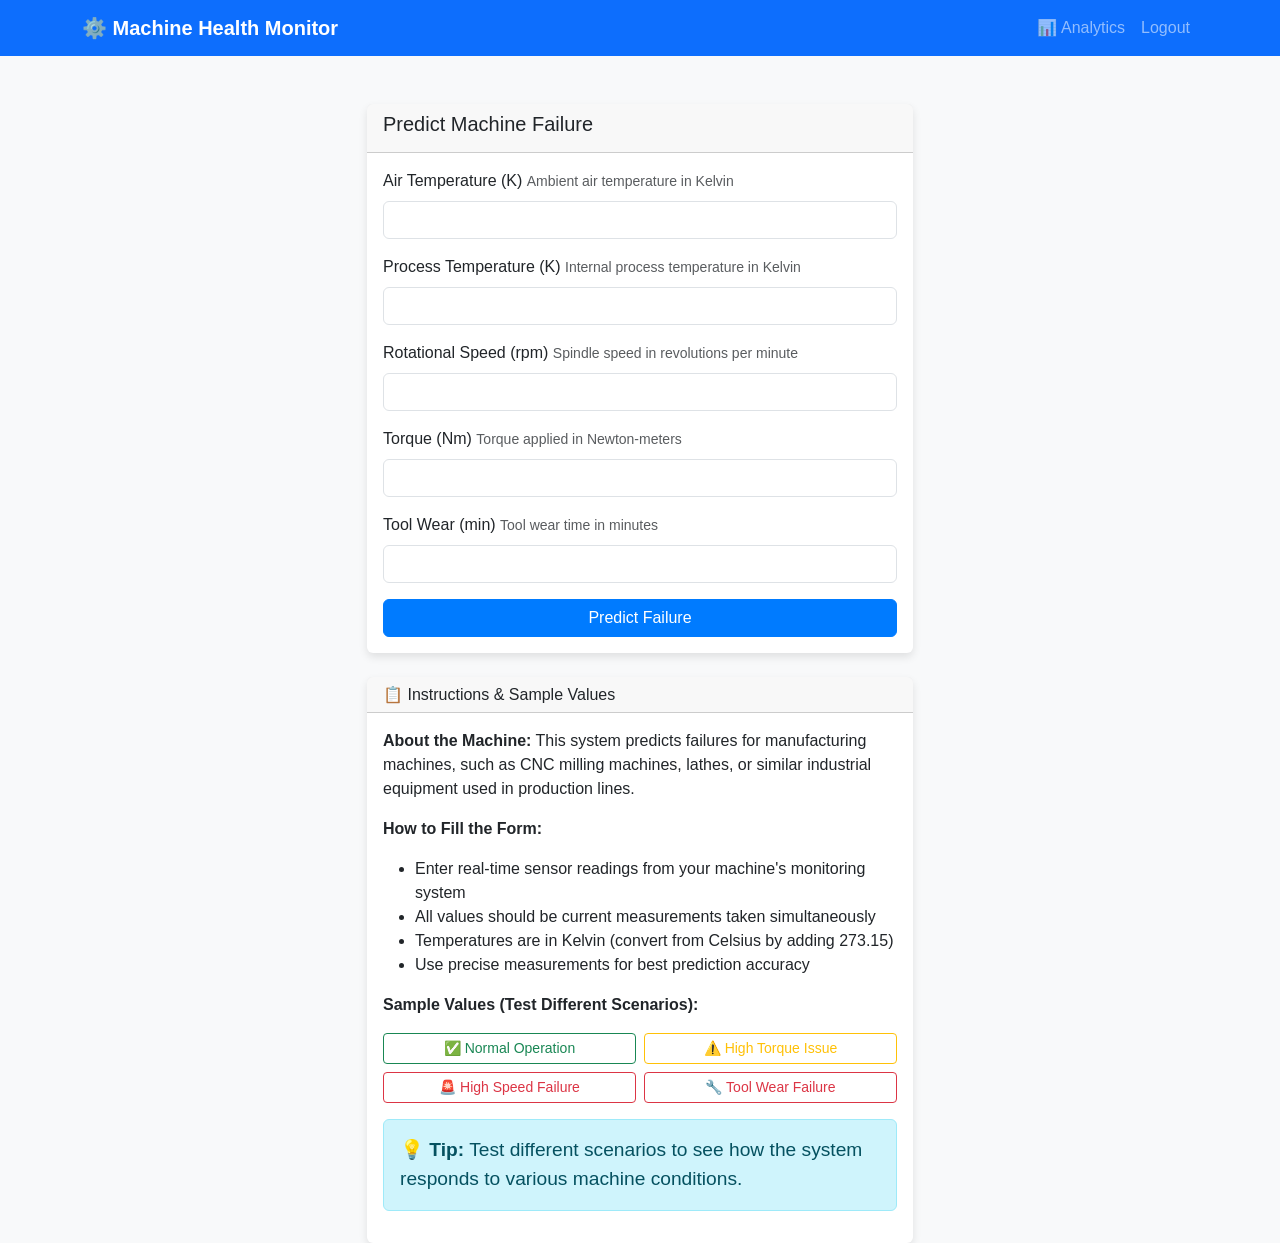
<file: templates/dashboard.html>
<!DOCTYPE html>
<html lang="en">
<head>
    <meta charset="UTF-8">
    <meta name="viewport" content="width=device-width, initial-scale=1.0">
    <title>Machine Failure Prediction - Dashboard</title>
    <link href="https://cdn.jsdelivr.net/npm/bootstrap@5.3.0/dist/css/bootstrap.min.css" rel="stylesheet">
    <link rel="stylesheet" href="/static/style.css">
</head>
<body class="bg-light">
    <nav class="navbar navbar-expand-lg navbar-dark bg-primary">
        <div class="container">
            <a class="navbar-brand" href="/dashboard">⚙️ Machine Health Monitor</a>
            <div class="navbar-nav ms-auto">
                <a class="nav-link" href="/analytics">📊 Analytics</a>
                <a class="nav-link" href="/logout">Logout</a>
            </div>
        </div>
    </nav>

    <div class="container mt-5">
        <div class="row justify-content-center">
            <div class="col-md-6">
                <div class="card">
                    <div class="card-header">
                        <h5 class="card-title">Predict Machine Failure</h5>
                    </div>
                    <div class="card-body">
                        <form action="/predict" method="post">
                            <div class="mb-3">
                                <label for="air_temp" class="form-label">Air Temperature (K) <small class="text-muted">Ambient air temperature in Kelvin</small></label>
                                <input type="number" step="0.1" class="form-control" id="air_temp" name="Air Temperature" required>
                            </div>
                            <div class="mb-3">
                                <label for="process_temp" class="form-label">Process Temperature (K) <small class="text-muted">Internal process temperature in Kelvin</small></label>
                                <input type="number" step="0.1" class="form-control" id="process_temp" name="Process Temperature" required>
                            </div>
                            <div class="mb-3">
                                <label for="rot_speed" class="form-label">Rotational Speed (rpm) <small class="text-muted">Spindle speed in revolutions per minute</small></label>
                                <input type="number" class="form-control" id="rot_speed" name="Rotational Speed" required>
                            </div>
                            <div class="mb-3">
                                <label for="torque" class="form-label">Torque (Nm) <small class="text-muted">Torque applied in Newton-meters</small></label>
                                <input type="number" step="0.1" class="form-control" id="torque" name="Torque" required>
                            </div>
                            <div class="mb-3">
                                <label for="tool_wear" class="form-label">Tool Wear (min) <small class="text-muted">Tool wear time in minutes</small></label>
                                <input type="number" class="form-control" id="tool_wear" name="Tool Wear" required>
                            </div>
                            <button type="submit" class="btn btn-primary w-100">Predict Failure</button>
                        </form>
                    </div>
                </div>

                <div class="card mt-4">
                    <div class="card-header">
                        <h6 class="card-title mb-0">📋 Instructions & Sample Values</h6>
                    </div>
                    <div class="card-body">
                        <p><strong>About the Machine:</strong> This system predicts failures for manufacturing machines, such as CNC milling machines, lathes, or similar industrial equipment used in production lines.</p>
                        
                        <p><strong>How to Fill the Form:</strong></p>
                        <ul>
                            <li>Enter real-time sensor readings from your machine's monitoring system</li>
                            <li>All values should be current measurements taken simultaneously</li>
                            <li>Temperatures are in Kelvin (convert from Celsius by adding 273.15)</li>
                            <li>Use precise measurements for best prediction accuracy</li>
                        </ul>

                        <p><strong>Sample Values (Test Different Scenarios):</strong></p>
                        <div class="row g-2 mb-3">
                            <div class="col-6">
                                <button class="btn btn-sm btn-outline-success w-100" onclick="fillNormal()">✅ Normal Operation</button>
                            </div>
                            <div class="col-6">
                                <button class="btn btn-sm btn-outline-warning w-100" onclick="fillHighTorque()">⚠️ High Torque Issue</button>
                            </div>
                            <div class="col-6">
                                <button class="btn btn-sm btn-outline-danger w-100" onclick="fillHighSpeed()">🚨 High Speed Failure</button>
                            </div>
                            <div class="col-6">
                                <button class="btn btn-sm btn-outline-danger w-100" onclick="fillToolWear()">🔧 Tool Wear Failure</button>
                            </div>
                        </div>
                        
                        <div class="alert alert-info">
                            <strong>💡 Tip:</strong> Test different scenarios to see how the system responds to various machine conditions.
                        </div>
                    </div>
                </div>
            </div>
        </div>
    </div>

    <script>
    function fillNormal() {
        document.getElementById('air_temp').value = '298.1';
        document.getElementById('process_temp').value = '308.6';
        document.getElementById('rot_speed').value = '1551';
        document.getElementById('torque').value = '42.8';
        document.getElementById('tool_wear').value = '0';
        showScenario('Normal Operation - Should predict NO FAILURE');
    }
    
    function fillHighTorque() {
        document.getElementById('air_temp').value = '298.9';
        document.getElementById('process_temp').value = '309.0';
        document.getElementById('rot_speed').value = '1410';
        document.getElementById('torque').value = '65.7';
        document.getElementById('tool_wear').value = '191';
        showScenario('High Torque Issue - Should predict FAILURE (excessive torque)');
    }
    
    function fillHighSpeed() {
        document.getElementById('air_temp').value = '298.9';
        document.getElementById('process_temp').value = '309.1';
        document.getElementById('rot_speed').value = '2861';
        document.getElementById('torque').value = '4.6';
        document.getElementById('tool_wear').value = '143';
        showScenario('High Speed Failure - Should predict FAILURE (abnormally high speed)');
    }
    
    function fillToolWear() {
        document.getElementById('air_temp').value = '298.8';
        document.getElementById('process_temp').value = '308.9';
        document.getElementById('rot_speed').value = '1455';
        document.getElementById('torque').value = '41.3';
        document.getElementById('tool_wear').value = '208';
        showScenario('Tool Wear Failure - Should predict FAILURE (high tool wear time)');
    }
    
    function showScenario(message) {
        // Remove existing scenario alert
        const existing = document.getElementById('scenario-alert');
        if (existing) existing.remove();
        
        // Add new scenario alert
        const alert = document.createElement('div');
        alert.id = 'scenario-alert';
        alert.className = 'alert alert-info mt-3';
        alert.innerHTML = '<strong>Test Scenario:</strong> ' + message;
        
        const form = document.querySelector('form');
        form.appendChild(alert);
        
        // Scroll to form
        form.scrollIntoView({ behavior: 'smooth' });
    }
    </script>

    <script src="https://cdn.jsdelivr.net/npm/bootstrap@5.3.0/dist/js/bootstrap.bundle.min.js"></script>
</body>
</html>
</file>
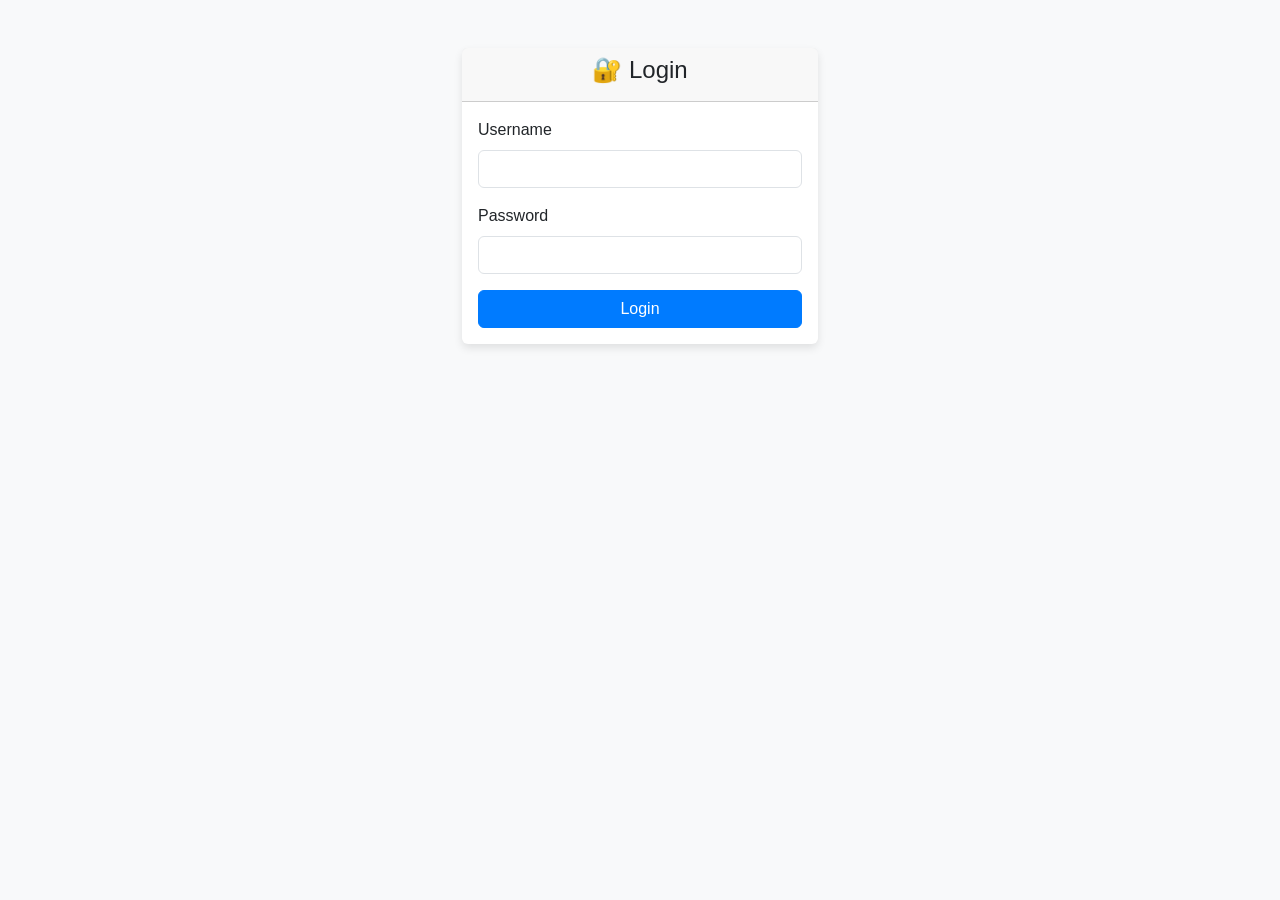
<file: templates/login.html>
<!DOCTYPE html>
<html lang="en">
<head>
    <meta charset="UTF-8">
    <meta name="viewport" content="width=device-width, initial-scale=1.0">
    <title>Machine Failure Prediction - Login</title>
    <link href="https://cdn.jsdelivr.net/npm/bootstrap@5.3.0/dist/css/bootstrap.min.css" rel="stylesheet">
    <link rel="stylesheet" href="/static/style.css">
</head>
<body class="bg-light">
    <div class="container mt-5">
        <div class="row justify-content-center">
            <div class="col-md-4">
                <div class="card">
                    <div class="card-header text-center">
                        <h4>🔐 Login</h4>
                    </div>
                    <div class="card-body">
                        <form method="post">
                            <div class="mb-3">
                                <label for="username" class="form-label">Username</label>
                                <input type="text" class="form-control" id="username" name="username" required>
                            </div>
                            <div class="mb-3">
                                <label for="password" class="form-label">Password</label>
                                <input type="password" class="form-control" id="password" name="password" required>
                            </div>
                            <button type="submit" class="btn btn-primary w-100">Login</button>
                        </form>
                    </div>
                </div>
            </div>
        </div>
    </div>

    <script src="https://cdn.jsdelivr.net/npm/bootstrap@5.3.0/dist/js/bootstrap.bundle.min.js"></script>
</body>
</html>
</file>
<file: static/style.css>
/* Custom styles for Machine Failure Prediction App */

body {
    font-family: 'Segoe UI', Tahoma, Geneva, Verdana, sans-serif;
}

.navbar-brand {
    font-weight: bold;
}

.card {
    border: none;
    box-shadow: 0 4px 8px rgba(0,0,0,0.1);
}

.btn-primary {
    background-color: #007bff;
    border-color: #007bff;
}

.btn-primary:hover {
    background-color: #0056b3;
    border-color: #0056b3;
}

.alert {
    font-size: 1.2rem;
}

canvas {
    max-height: 400px;
}
</file>
